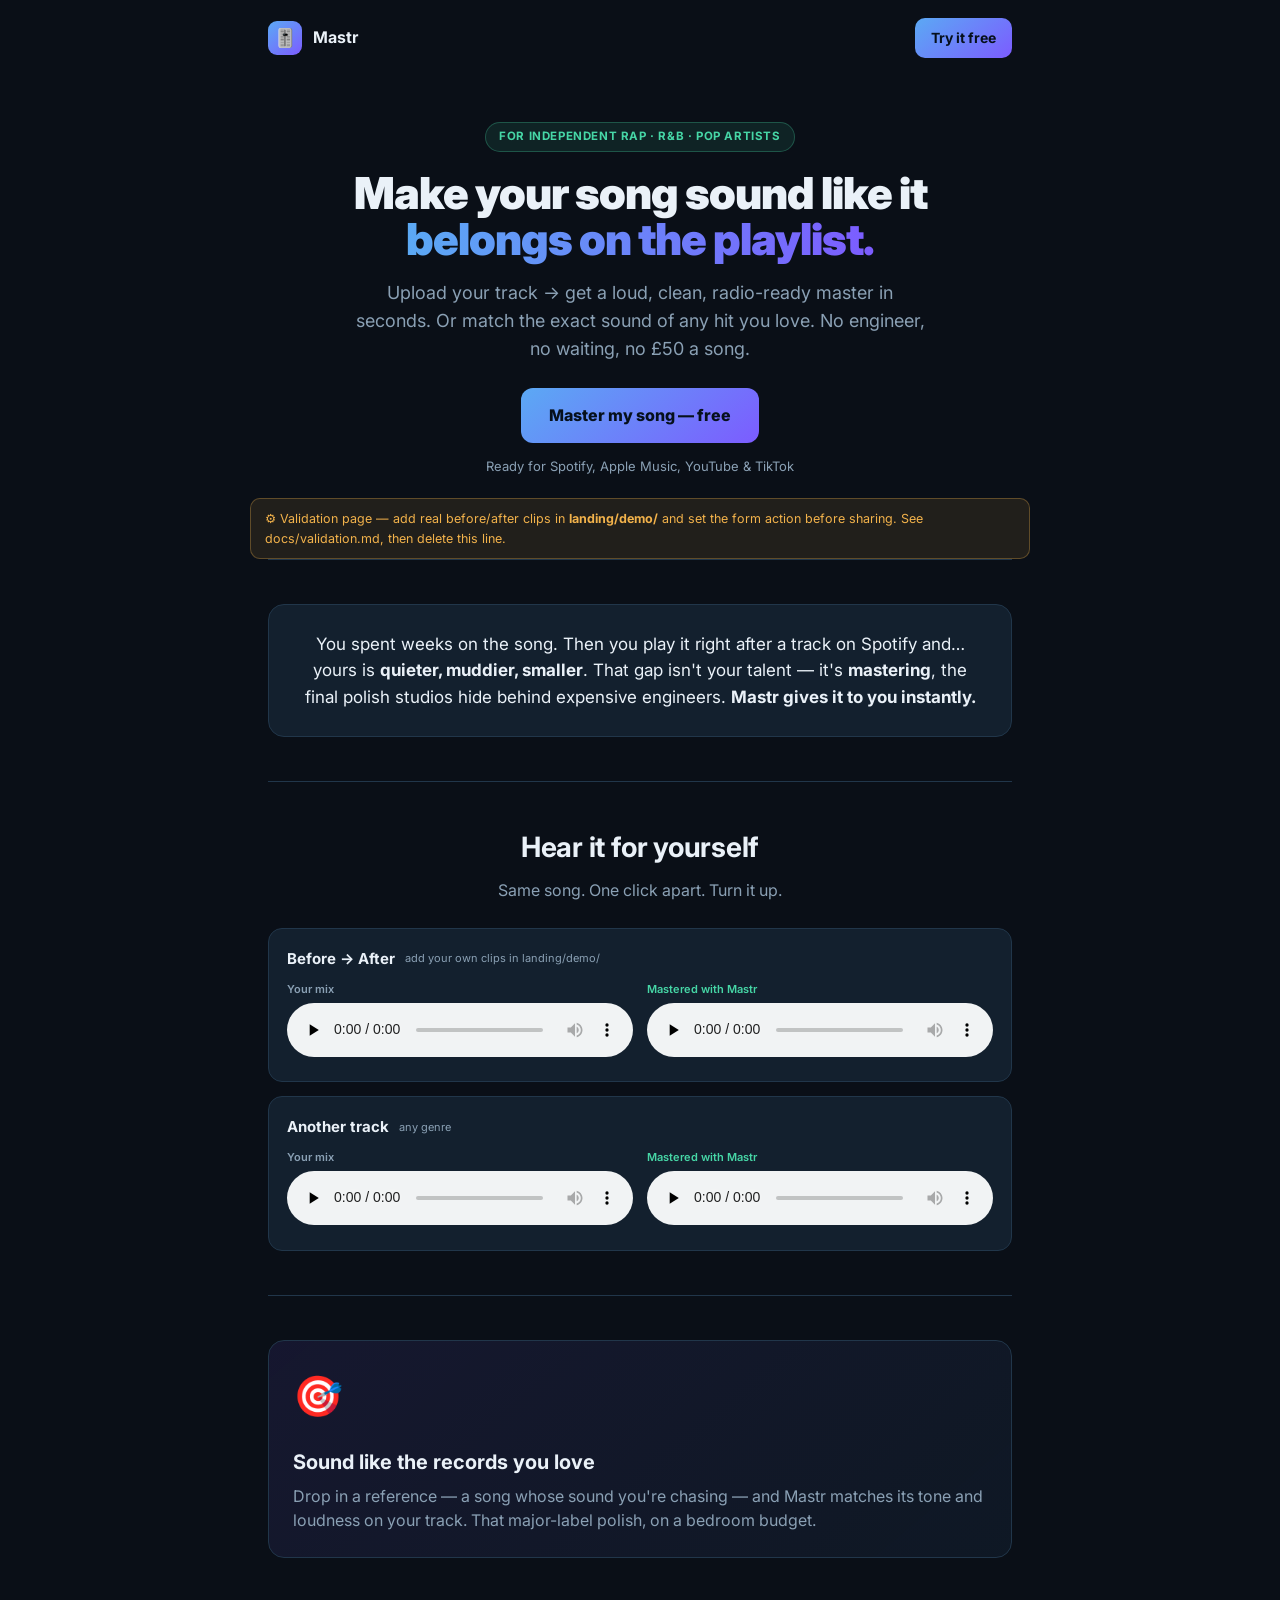
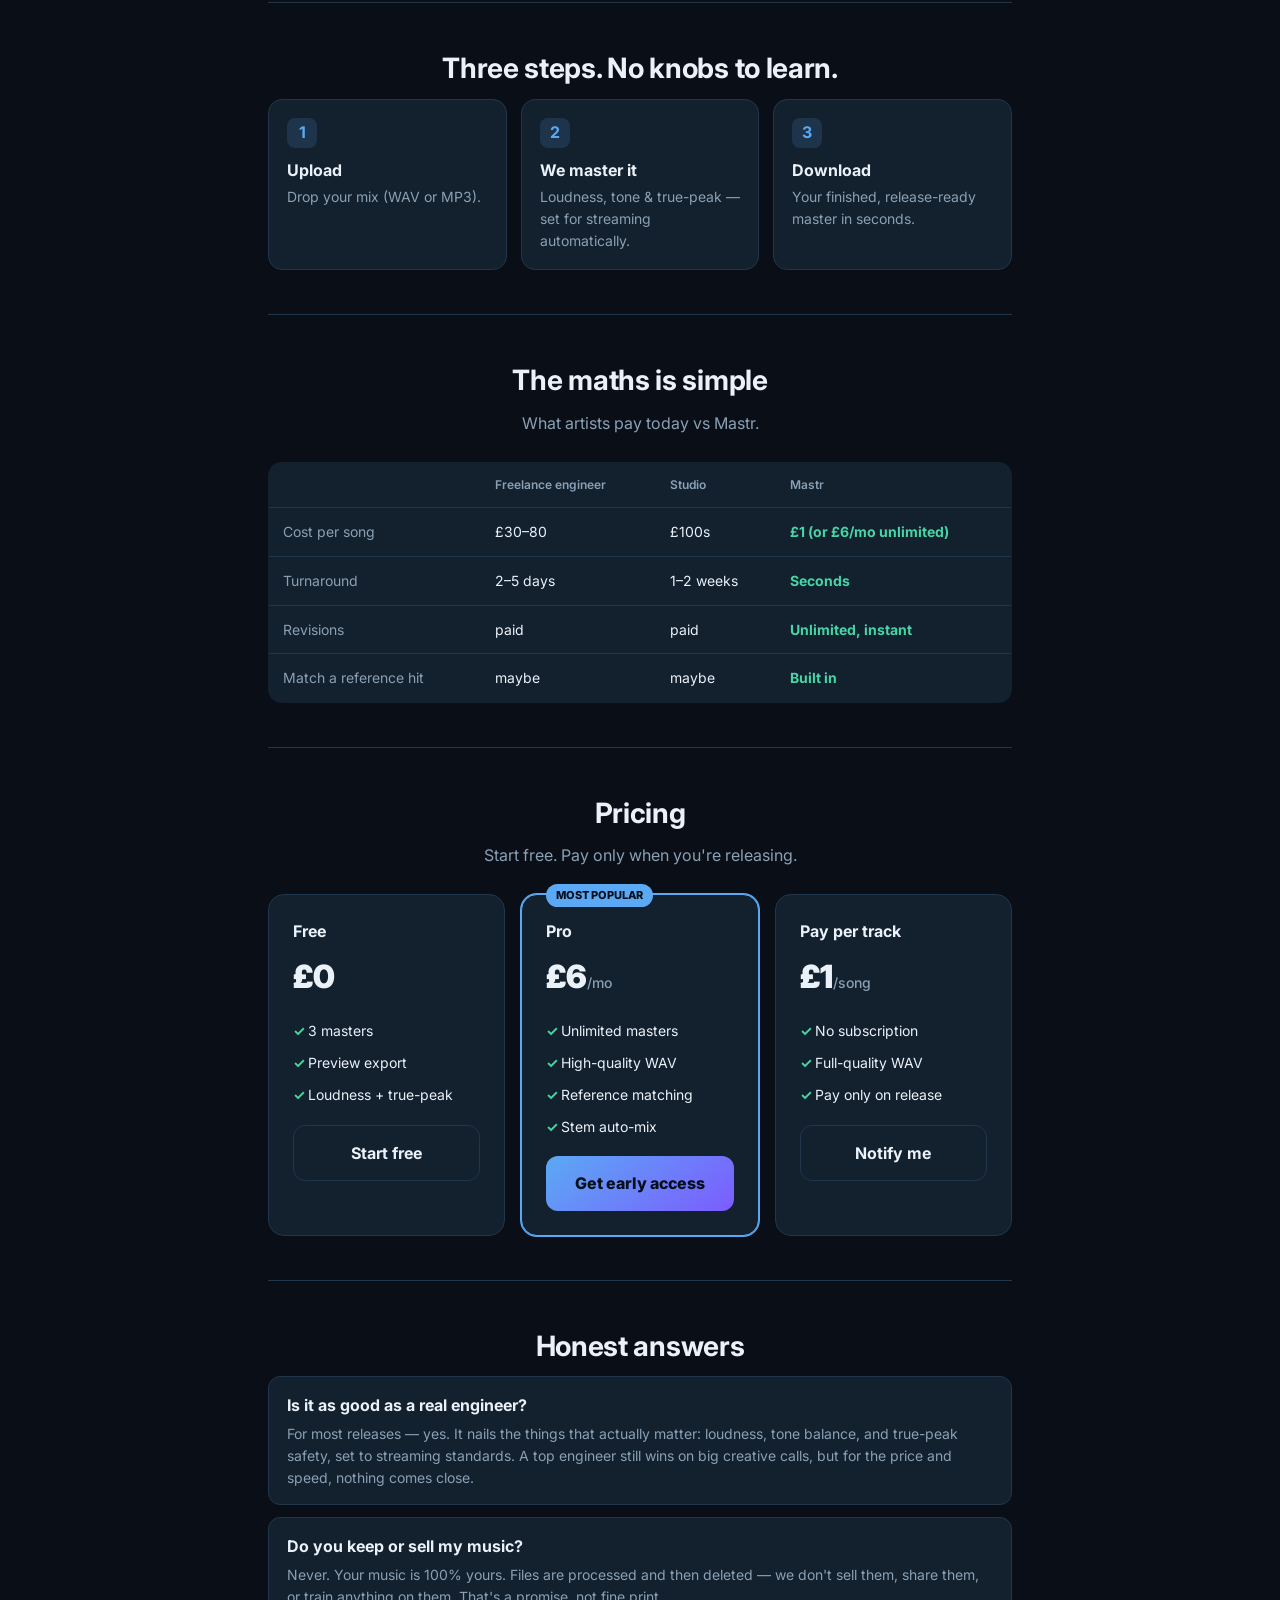
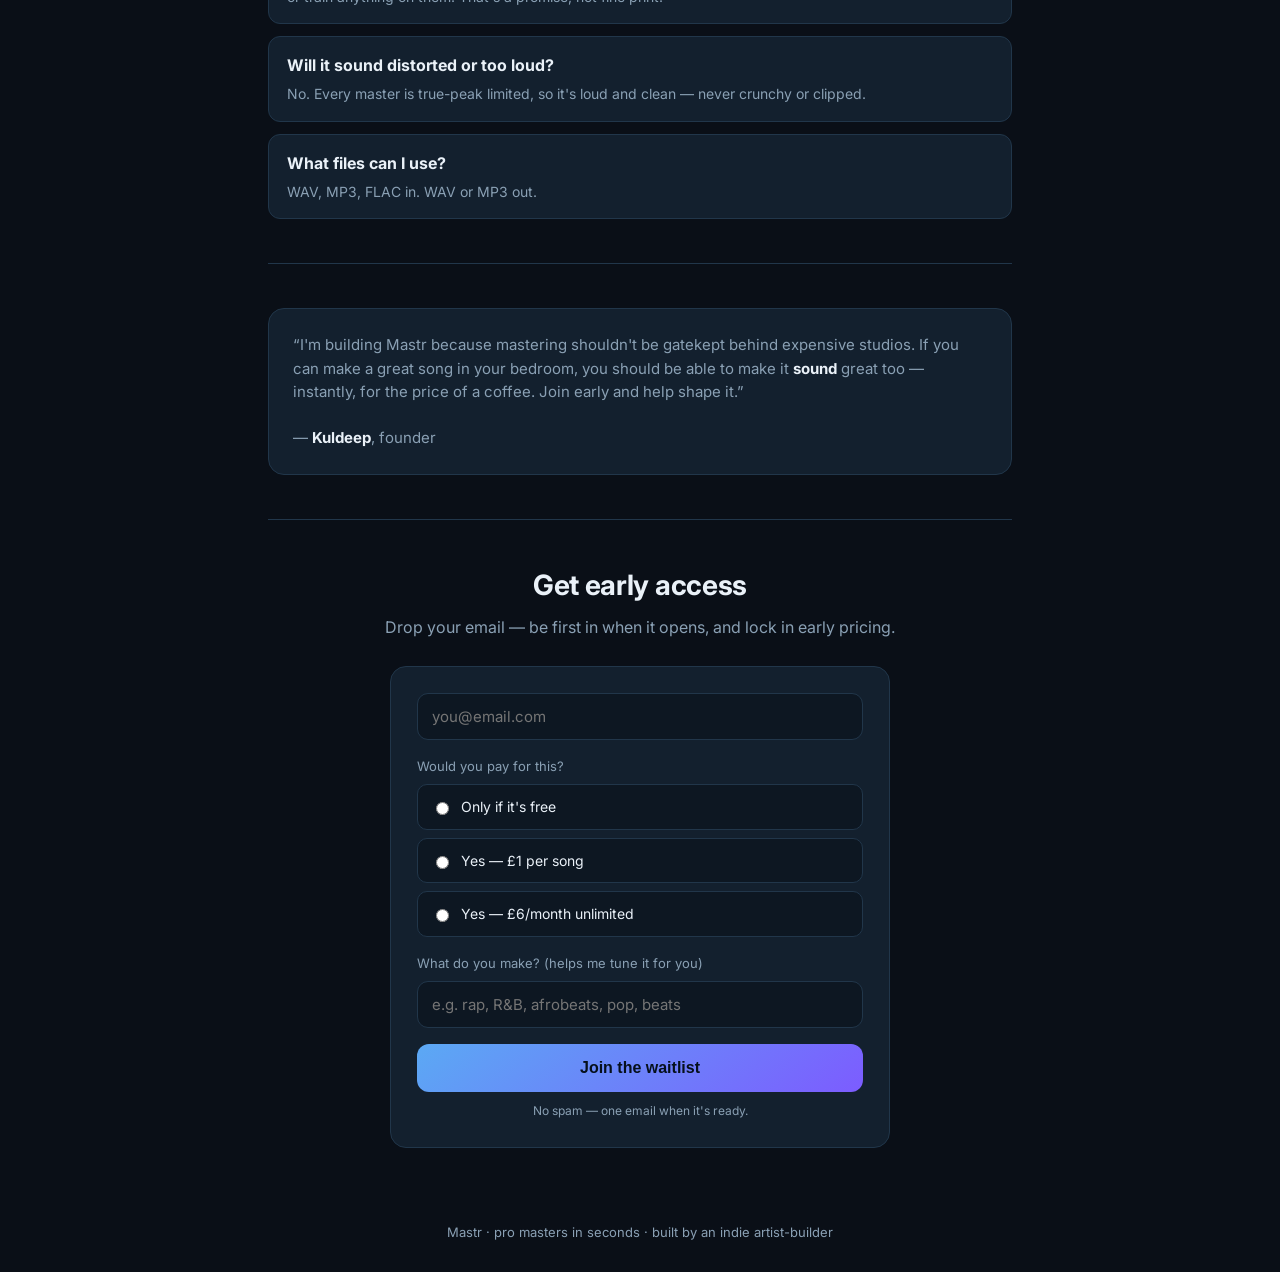
<file: landing/index.html>
<!doctype html><html lang="en"><head>
<meta charset="utf-8"><meta name="viewport" content="width=device-width, initial-scale=1">
<title>Mastr — make your song sound radio-ready in seconds</title>
<meta name="description" content="Upload your track and get a loud, clean, radio-ready master in seconds — or match the sound of any hit you love. Free to try. Built for independent artists.">
<meta property="og:title" content="Mastr — make your song sound radio-ready">
<meta property="og:description" content="Pro masters in seconds. Match the sound of any hit. Free to try.">
<link href="https://fonts.googleapis.com/css2?family=Inter:wght@400;500;600;700;800;900&family=JetBrains+Mono:wght@500&display=swap" rel="stylesheet">
<style>
:root{--bg:#0a0f17;--bg2:#0e1622;--card:#13202e;--line:#21364a;--ink:#eaf1f8;--muted:#8aa0b4;
--mint:#46d6a6;--amber:#f2b24b;--blue:#5ba9f4;--violet:#7c5cff}
*{box-sizing:border-box}html{scroll-behavior:smooth}
body{margin:0;color:var(--ink);font-family:Inter,system-ui,sans-serif;line-height:1.55;
 background:radial-gradient(1100px 600px at 85% -12%,rgba(124,92,255,.16),transparent 60%),
 radial-gradient(820px 560px at -5% 108%,rgba(70,214,166,.10),transparent 60%),var(--bg)}
.wrap{max-width:780px;margin:0 auto;padding:0 18px}
nav{display:flex;align-items:center;gap:11px;padding:18px 0}
.logo{width:34px;height:34px;border-radius:9px;background:linear-gradient(140deg,var(--blue),var(--violet));display:grid;place-items:center;font-size:18px}
nav b{font-size:16px}nav .cta{margin-left:auto;background:linear-gradient(140deg,var(--blue),var(--violet));color:#06101c;
 font-weight:700;padding:9px 16px;border-radius:10px;text-decoration:none;font-size:14px}
.hero{text-align:center;padding:46px 0 8px}
.pill{display:inline-block;font-size:11.5px;font-weight:700;letter-spacing:.6px;color:var(--mint);
 background:rgba(70,214,166,.10);border:1px solid rgba(70,214,166,.28);padding:5px 13px;border-radius:99px;margin-bottom:18px}
h1{font-size:44px;line-height:1.06;margin:0 0 16px;font-weight:900;letter-spacing:-1px}
.grad{background:linear-gradient(90deg,var(--blue),var(--violet));-webkit-background-clip:text;background-clip:text;color:transparent}
.hero p{font-size:18px;color:var(--muted);max-width:580px;margin:0 auto 26px}
.btn{display:inline-block;background:linear-gradient(140deg,var(--blue),var(--violet));color:#06101c;font-weight:800;
 padding:15px 28px;border-radius:12px;text-decoration:none;font-size:16px;border:0;cursor:pointer}
.btn.ghost{background:transparent;border:1px solid var(--line);color:var(--ink);font-weight:700}
.hero .sub{font-size:13px;color:var(--muted);margin-top:13px}
section{padding:44px 0;border-top:1px solid var(--line)}
h2{font-size:28px;margin:0 0 8px;text-align:center;letter-spacing:-.3px}
.lead{color:var(--muted);text-align:center;margin:0 auto 26px;max-width:580px}
.problem{background:var(--card);border:1px solid var(--line);border-radius:16px;padding:26px;font-size:17px;text-align:center}
.problem b{color:var(--ink)}
.ab{display:grid;gap:14px}
.demo{background:var(--card);border:1px solid var(--line);border-radius:14px;padding:18px}
.demo .h{display:flex;align-items:center;gap:10px;margin-bottom:10px}.demo .h b{font-size:15px}.demo .h .g{font-size:11px;color:var(--muted)}
.players{display:flex;gap:14px;flex-wrap:wrap}.players>div{flex:1;min-width:210px}
.players label{font-size:11px;color:var(--muted);display:block;margin-bottom:5px;font-weight:600}.players label.aft{color:var(--mint)}
audio{width:100%}
.feat{display:flex;gap:20px;align-items:center;flex-wrap:wrap;background:linear-gradient(140deg,rgba(124,92,255,.1),rgba(91,169,244,.06));
 border:1px solid var(--line);border-radius:16px;padding:24px}
.feat .ic{font-size:40px}.feat h3{margin:0 0 6px;font-size:20px}.feat p{margin:0;color:var(--muted)}
.steps{display:flex;gap:14px;flex-wrap:wrap}
.step{flex:1;min-width:170px;background:var(--card);border:1px solid var(--line);border-radius:14px;padding:18px}
.step .n{width:30px;height:30px;border-radius:8px;background:rgba(91,169,244,.15);color:var(--blue);display:grid;place-items:center;font-weight:700;margin-bottom:10px}
.step b{display:block;margin-bottom:4px}.step p{color:var(--muted);font-size:14px;margin:0}
table.cmp{width:100%;border-collapse:collapse;background:var(--card);border:1px solid var(--line);border-radius:14px;overflow:hidden}
table.cmp th,table.cmp td{padding:13px 14px;text-align:left;font-size:14px;border-bottom:1px solid var(--line)}
table.cmp th{color:var(--muted);font-weight:600;font-size:12px}
table.cmp td:first-child{color:var(--muted)}table.cmp .us{color:var(--mint);font-weight:700}
table.cmp tr:last-child td{border-bottom:0}
.prices{display:flex;gap:16px;flex-wrap:wrap}
.price{flex:1;min-width:210px;background:var(--card);border:1px solid var(--line);border-radius:16px;padding:24px;position:relative}
.price.best{border-color:var(--blue);box-shadow:0 0 0 1px var(--blue)}
.price .badge{position:absolute;top:-11px;left:24px;background:var(--blue);color:#06101c;font-size:11px;font-weight:800;padding:3px 10px;border-radius:99px}
.price .t{font-weight:700}.price .p{font-size:32px;font-weight:900;margin:8px 0}.price .p span{font-size:14px;color:var(--muted);font-weight:500}
.price ul{list-style:none;padding:0;margin:14px 0;font-size:14px}.price li{padding:5px 0}.price li::before{content:"✓ ";color:var(--mint);font-weight:700}
.faq{display:grid;gap:12px}
.qa{background:var(--card);border:1px solid var(--line);border-radius:12px;padding:16px 18px}
.qa b{display:block;margin-bottom:5px}.qa p{margin:0;color:var(--muted);font-size:14px}
.founder{background:var(--card);border:1px solid var(--line);border-radius:16px;padding:24px;font-size:15px;color:var(--muted)}
.founder b{color:var(--ink)}
.form{background:var(--card);border:1px solid var(--line);border-radius:16px;padding:26px;max-width:500px;margin:0 auto}
.form input[type=email],.form input[type=text]{width:100%;padding:13px 14px;background:#0d1722;border:1px solid var(--line);border-radius:11px;color:var(--ink);font-size:15px;font-family:inherit}
.form .q{font-size:13px;color:var(--muted);margin:16px 0 8px}
.opts{display:flex;flex-direction:column;gap:8px}
.opts label{display:flex;align-items:center;gap:9px;background:#0d1722;border:1px solid var(--line);border-radius:10px;padding:11px 13px;font-size:14px;cursor:pointer}
.opts input{accent-color:var(--blue)}
.form button{width:100%;margin-top:16px}.fine{font-size:12px;color:var(--muted);text-align:center;margin-top:10px}
footer{text-align:center;color:var(--muted);font-size:13px;padding:30px 0}
.banner{background:rgba(242,178,75,.1);border:1px solid rgba(242,178,75,.3);color:var(--amber);font-size:12.5px;border-radius:10px;padding:10px 14px;margin:14px auto 0;max-width:780px}
@media(max-width:560px){h1{font-size:34px}}
</style></head><body>
<div class="wrap">
  <nav><div class="logo">🎚️</div><b>Mastr</b><a class="cta" href="#waitlist">Try it free</a></nav>
  <header class="hero">
    <span class="pill">FOR INDEPENDENT RAP · R&amp;B · POP ARTISTS</span>
    <h1>Make your song sound like it<br><span class="grad">belongs on the playlist.</span></h1>
    <p>Upload your track → get a loud, clean, radio-ready master in seconds. Or match the
       exact sound of any hit you love. No engineer, no waiting, no £50 a song.</p>
    <a class="btn" href="#waitlist">Master my song — free</a>
    <div class="sub">Ready for Spotify, Apple Music, YouTube &amp; TikTok</div>
  </header>
</div>

<div class="banner wrap">⚙️ Validation page — add real before/after clips in <b>landing/demo/</b> and set the form action before sharing. See docs/validation.md, then delete this line.</div>

<div class="wrap">
  <section>
    <div class="problem">You spent weeks on the song. Then you play it right after a track on Spotify and… yours is
      <b>quieter, muddier, smaller</b>. That gap isn't your talent — it's <b>mastering</b>, the final polish studios
      hide behind expensive engineers. <b>Mastr gives it to you instantly.</b></div>
  </section>

  <section>
    <h2>Hear it for yourself</h2>
    <p class="lead">Same song. One click apart. Turn it up.</p>
    <div class="ab">
      <div class="demo"><div class="h"><b>Before → After</b><span class="g">add your own clips in landing/demo/</span></div>
        <div class="players">
          <div><label>Your mix</label><audio controls preload="none" src="demo/demo1-before.mp3"></audio></div>
          <div><label class="aft">Mastered with Mastr</label><audio controls preload="none" src="demo/demo1-after.mp3"></audio></div>
        </div></div>
      <div class="demo"><div class="h"><b>Another track</b><span class="g">any genre</span></div>
        <div class="players">
          <div><label>Your mix</label><audio controls preload="none" src="demo/demo2-before.mp3"></audio></div>
          <div><label class="aft">Mastered with Mastr</label><audio controls preload="none" src="demo/demo2-after.mp3"></audio></div>
        </div></div>
    </div>
  </section>

  <section>
    <div class="feat"><div class="ic">🎯</div><div>
      <h3>Sound like the records you love</h3>
      <p>Drop in a reference — a song whose sound you're chasing — and Mastr matches its tone and loudness on your track.
         That major-label polish, on a bedroom budget.</p></div></div>
  </section>

  <section>
    <h2>Three steps. No knobs to learn.</h2>
    <div class="steps">
      <div class="step"><div class="n">1</div><b>Upload</b><p>Drop your mix (WAV or MP3).</p></div>
      <div class="step"><div class="n">2</div><b>We master it</b><p>Loudness, tone &amp; true-peak — set for streaming automatically.</p></div>
      <div class="step"><div class="n">3</div><b>Download</b><p>Your finished, release-ready master in seconds.</p></div>
    </div>
  </section>

  <section>
    <h2>The maths is simple</h2>
    <p class="lead">What artists pay today vs Mastr.</p>
    <table class="cmp">
      <tr><th></th><th>Freelance engineer</th><th>Studio</th><th>Mastr</th></tr>
      <tr><td>Cost per song</td><td>£30–80</td><td>£100s</td><td class="us">£1 (or £6/mo unlimited)</td></tr>
      <tr><td>Turnaround</td><td>2–5 days</td><td>1–2 weeks</td><td class="us">Seconds</td></tr>
      <tr><td>Revisions</td><td>paid</td><td>paid</td><td class="us">Unlimited, instant</td></tr>
      <tr><td>Match a reference hit</td><td>maybe</td><td>maybe</td><td class="us">Built in</td></tr>
    </table>
  </section>

  <section>
    <h2>Pricing</h2>
    <p class="lead">Start free. Pay only when you're releasing.</p>
    <div class="prices">
      <div class="price"><div class="t">Free</div><div class="p">£0</div>
        <ul><li>3 masters</li><li>Preview export</li><li>Loudness + true-peak</li></ul>
        <a class="btn ghost" href="#waitlist" style="display:block;text-align:center">Start free</a></div>
      <div class="price best"><div class="badge">MOST POPULAR</div><div class="t">Pro</div><div class="p">£6<span>/mo</span></div>
        <ul><li>Unlimited masters</li><li>High-quality WAV</li><li>Reference matching</li><li>Stem auto-mix</li></ul>
        <a class="btn" href="#waitlist" style="display:block;text-align:center">Get early access</a></div>
      <div class="price"><div class="t">Pay per track</div><div class="p">£1<span>/song</span></div>
        <ul><li>No subscription</li><li>Full-quality WAV</li><li>Pay only on release</li></ul>
        <a class="btn ghost" href="#waitlist" style="display:block;text-align:center">Notify me</a></div>
    </div>
  </section>

  <section>
    <h2>Honest answers</h2>
    <div class="faq">
      <div class="qa"><b>Is it as good as a real engineer?</b><p>For most releases — yes. It nails the things that actually matter: loudness, tone balance, and true-peak safety, set to streaming standards. A top engineer still wins on big creative calls, but for the price and speed, nothing comes close.</p></div>
      <div class="qa"><b>Do you keep or sell my music?</b><p>Never. Your music is 100% yours. Files are processed and then deleted — we don't sell them, share them, or train anything on them. That's a promise, not fine print.</p></div>
      <div class="qa"><b>Will it sound distorted or too loud?</b><p>No. Every master is true-peak limited, so it's loud and clean — never crunchy or clipped.</p></div>
      <div class="qa"><b>What files can I use?</b><p>WAV, MP3, FLAC in. WAV or MP3 out.</p></div>
    </div>
  </section>

  <section>
    <div class="founder">“I'm building Mastr because mastering shouldn't be gatekept behind expensive studios.
      If you can make a great song in your bedroom, you should be able to make it <b>sound</b> great too —
      instantly, for the price of a coffee. Join early and help shape it.”<br><br>— <b>Kuldeep</b>, founder</div>
  </section>

  <section id="waitlist">
    <h2>Get early access</h2>
    <p class="lead">Drop your email — be first in when it opens, and lock in early pricing.</p>
    <!-- VALIDATION: replace action with your Formspree (or similar) endpoint -->
    <form class="form" action="https://formspree.io/f/YOUR_FORM_ID" method="POST">
      <input type="email" name="email" placeholder="you@email.com" required>
      <div class="q">Would you pay for this?</div>
      <div class="opts">
        <label><input type="radio" name="willing_to_pay" value="free_only"> Only if it's free</label>
        <label><input type="radio" name="willing_to_pay" value="per_track"> Yes — £1 per song</label>
        <label><input type="radio" name="willing_to_pay" value="subscription"> Yes — £6/month unlimited</label>
      </div>
      <div class="q">What do you make? (helps me tune it for you)</div>
      <input type="text" name="what_you_make" placeholder="e.g. rap, R&B, afrobeats, pop, beats">
      <button class="btn" type="submit">Join the waitlist</button>
      <div class="fine">No spam — one email when it's ready.</div>
    </form>
  </section>
</div>
<footer>Mastr · pro masters in seconds · built by an indie artist-builder</footer>
</body></html>
</file>
